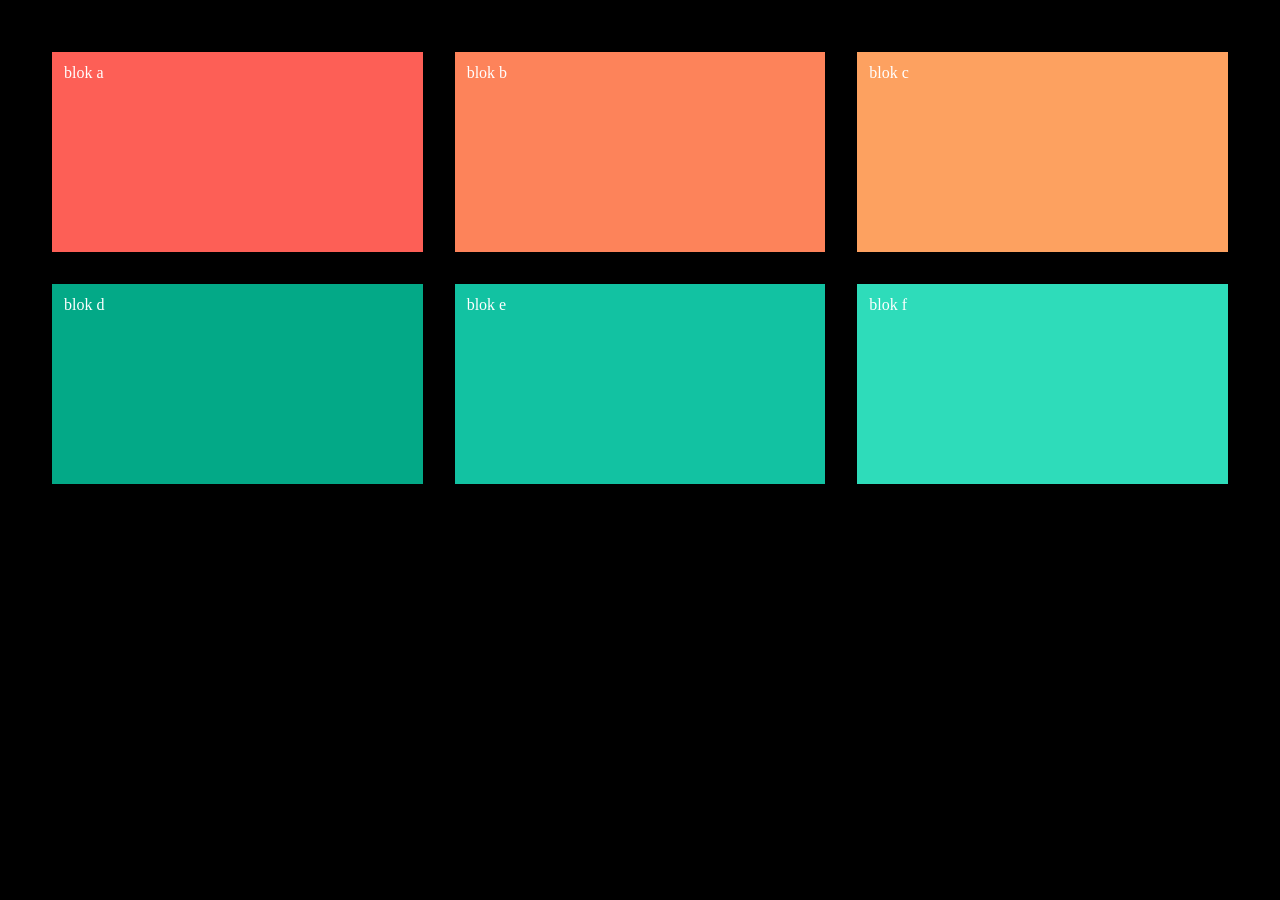
<file: blokken.html>
<!DOCTYPE html>
<html>

<head>
    <link rel="stylesheet" href="css/styleblok.css">

<body>

    <div class="boxcontainer">
        <div class="blok blokA">blok a</div>
        <div class="blok blokB">blok b</div>
        <div class="blok blokC">blok c</div>
        <div class="blok blokD">blok d</div>
        <div class="blok blokE">blok e</div>
        <div class="blok blokF">blok f</div>
    </div>
</body>
</head>

</html>
</file>
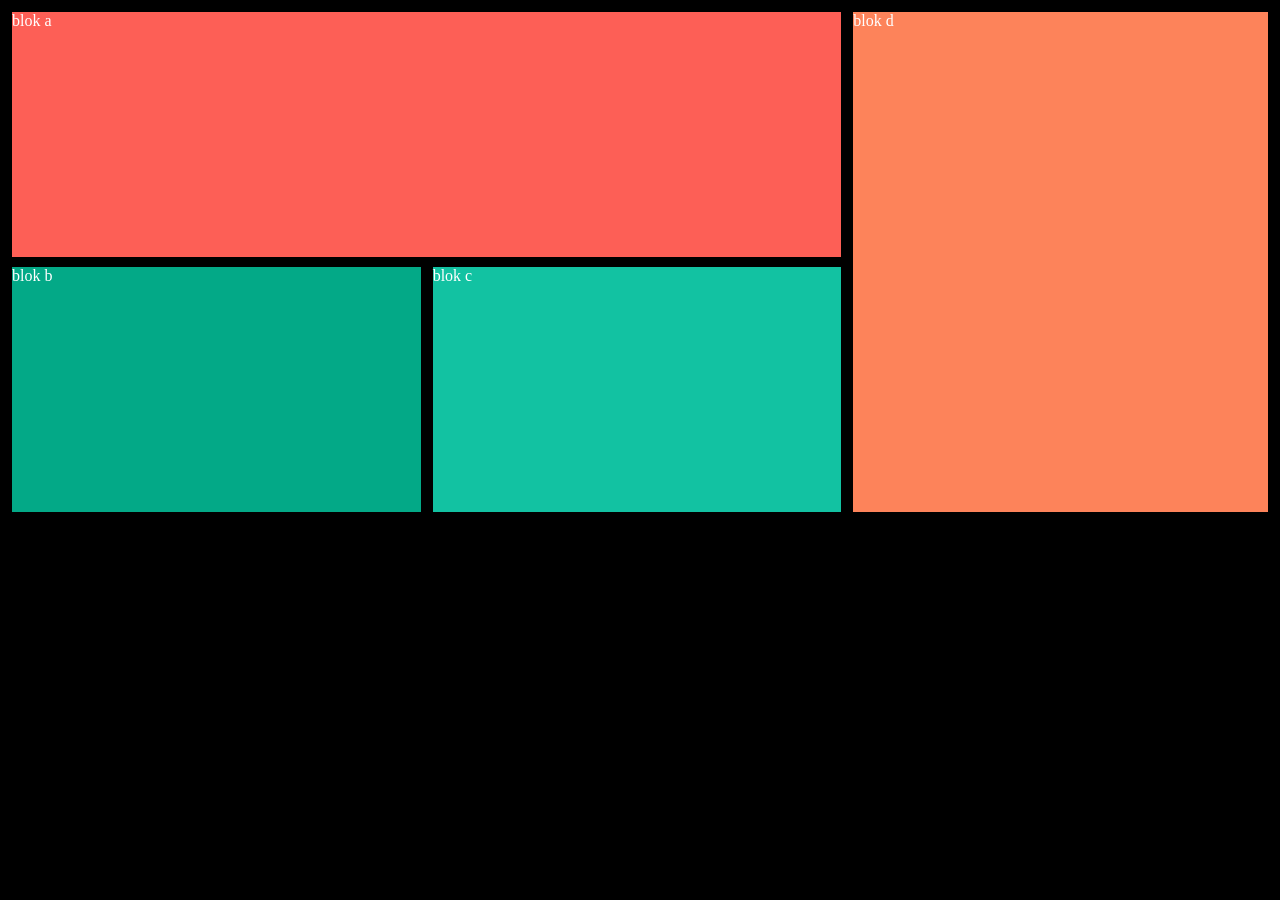
<file: blokken2.html>
<!DOCTYPE html>
<html>

<head>
    <link rel="stylesheet" href="css/styleblok2.css">

<body>

    <div class="layout">
        <div class="links">
            <div class="blok1 blokA">blok a</div>
            <div class="ondersterij">
                <div class="blok2 blokB">blok b</div>
                <div class="blok3 blokC">blok c</div>
            </div>
        </div>
        <div class="blok4 blokD">blok d</div>
    </div>

</body>
</head>

</html>
</file>
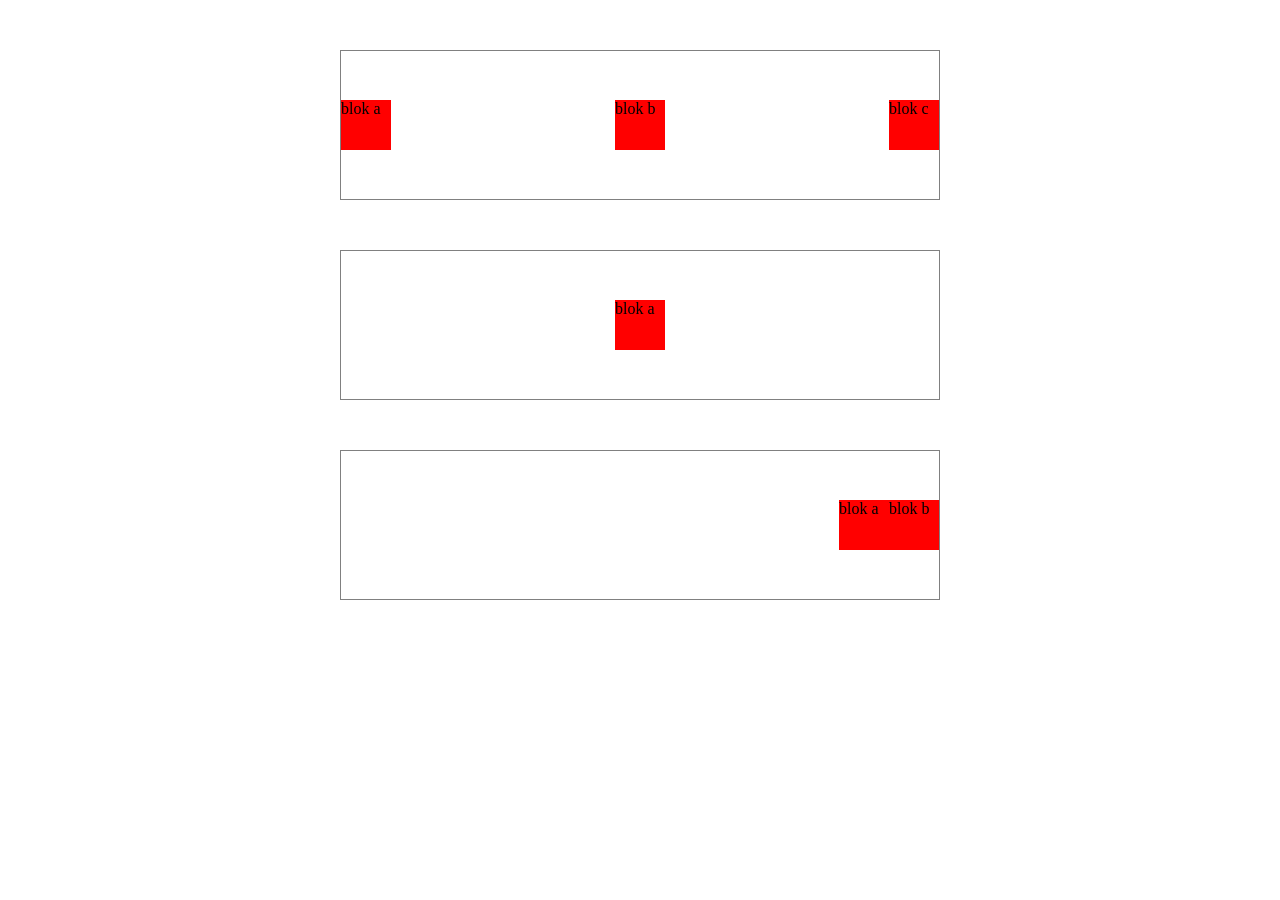
<file: oefen.html>
<!DOCTYPE html>
<hmtl>

    <head>
        <title>mijn pagina</title>
        <link rel="stylesheet" href="css/oefen.css">
    </head>
    <body>

        <div class="boxcontainer1">
            <div class="blokje">blok a</div>
            <div class="blokje">blok b</div>
            <div class="blokje">blok c</div>
        </div>

         <div class="boxcontainer2">
            <div class="blokje2">blok a</div>
            </div>

            <div class="boxcontainer3">
            <div class="blokje3a">blok a</div>
            <div class="blokje3">blok b</div>
            </div>
    </body>
</hmtl>
</file>
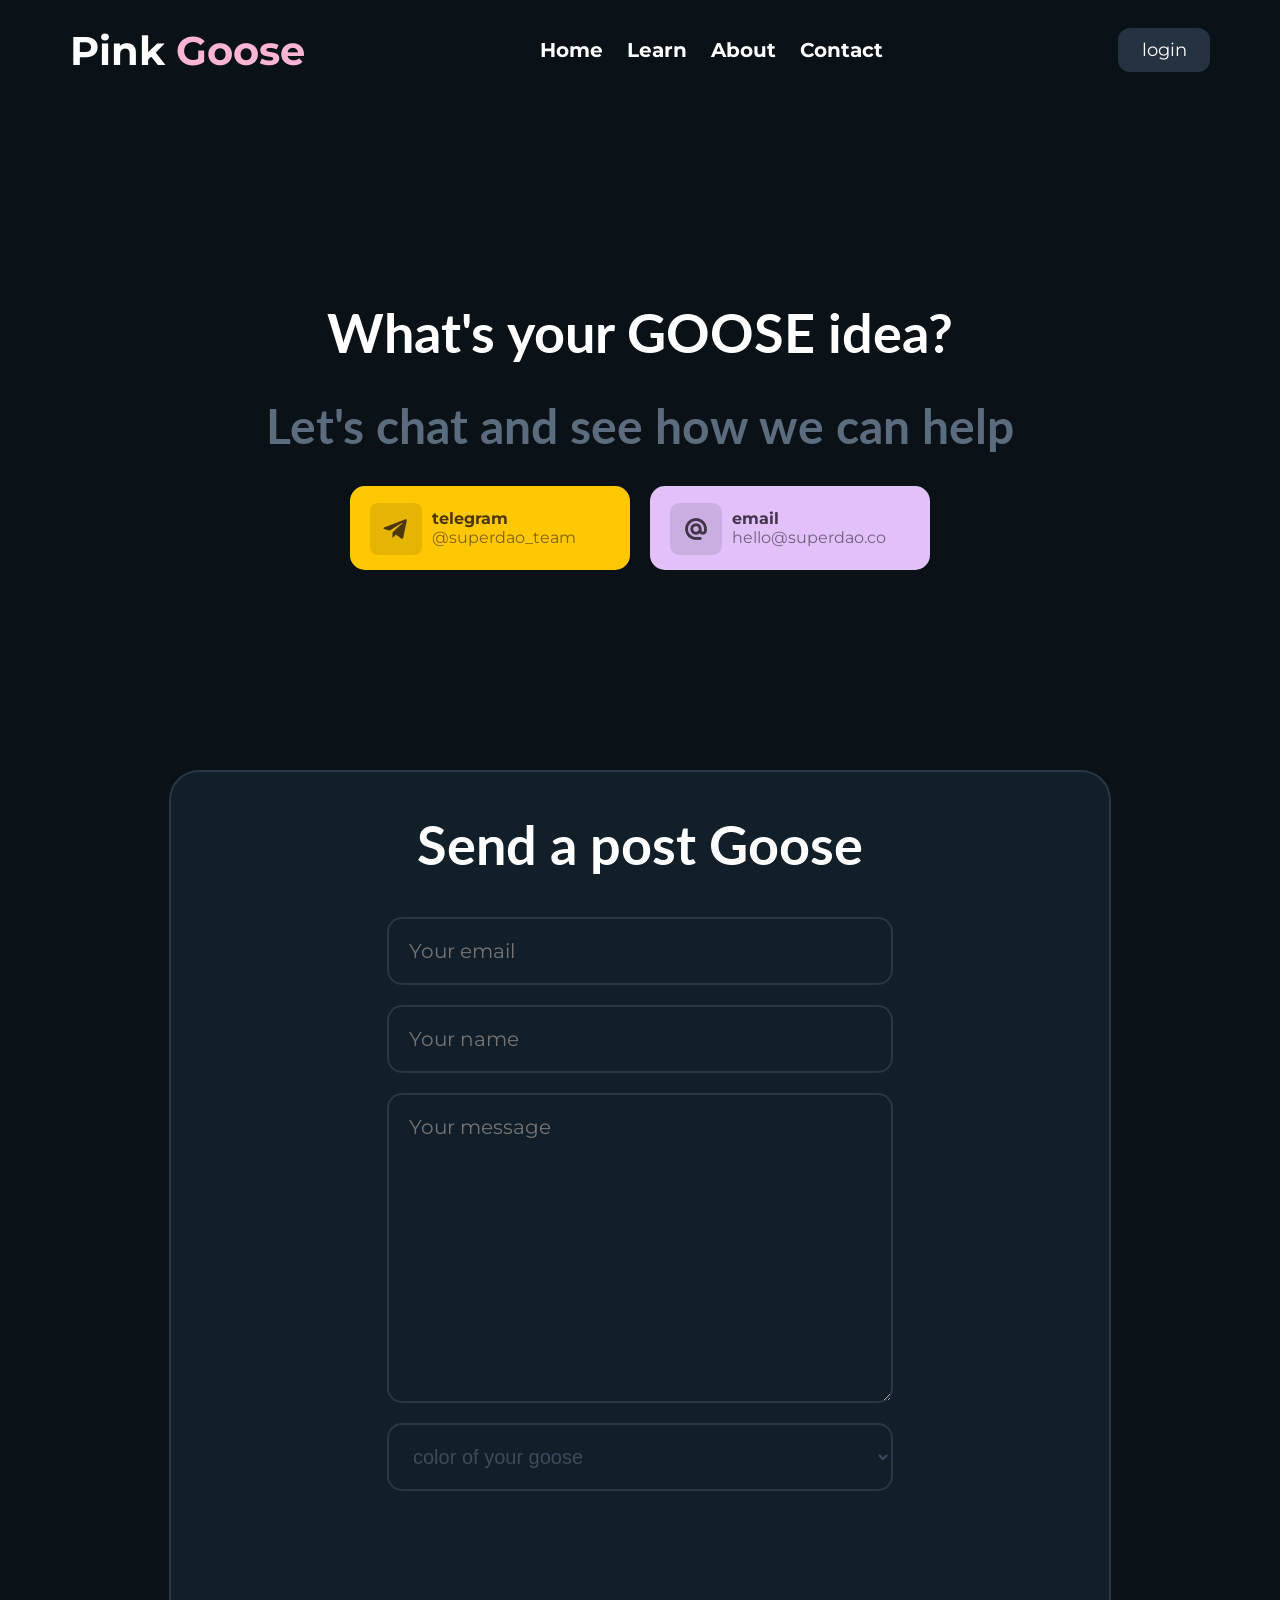
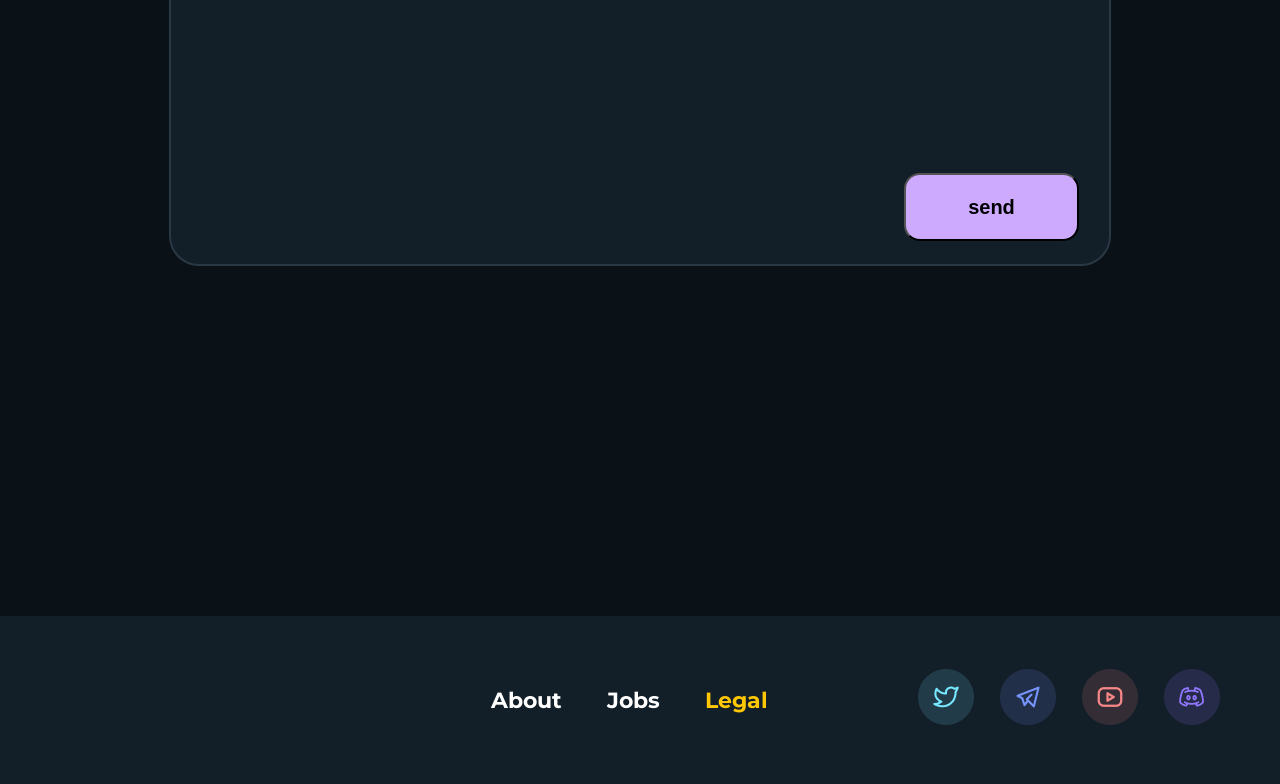
<file: pinkgoose-contact.html>
<!DOCTYPE html>
<html>

    <head>
        <title>Pink Goose</title>
        <link rel="stylesheet" href="css/pinkgoose-contact.css" />
        <link rel="preconnect" href="https://fonts.googleapis.com">
        <link rel="preconnect" href="https://fonts.gstatic.com" crossorigin>
        <link href="https://fonts.googleapis.com/css2?family=Montserrat:ital,wght@0,100..900;1,100..900&display=swap">
        <link
            href="https://fonts.googleapis.com/css2?family=Lato:ital,wght@0,100;0,300;0,400;0,700;0,900;1,100;1,300;1,400;1,700;1,900&family=Montserrat:ital,wght@0,100..900;1,100..900&display=swap"
            rel="stylesheet">
    </head>

    <body>

        <header class="header">
            <div class="logo">Pink<span class="pink"> Goose</span></div>
            <nav>
                <a href="pinkgoose.html">Home</a>
                <a href="pinkgoose-learn.html">Learn</a>
                <a href="pinkgoose-about.html">About</a>
                <a href="pinkgoose-contact.html">Contact</a>
            </nav>
            <a class="login">login</a>
        </header>

        <section class="contact-bottom">
            <h1 class="goose-idea">What's your GOOSE idea?</h1>
            <h2 class="lets-help">Let's chat and see how we can help</h2>

            <div class="email-contact">

                <div class="telegram">
                    <img src="images/telegram.png" alt="telegram" class="telegram-image">
                    <div class="telegram-text">
                        <p><b>telegram</b></p>
                        <p>@superdao_team</p>
                    </div>
                </div>


                <div class="email-dao">
                    <img src="images/email.png" alt="email icon" class="email-image">
                    <div class="email-text">
                        <p><b>email</b></p>
                        <p>hello@superdao.co</p>
                    </div>
                </div>
            </div>
        </section>

        <section class="post">
            <h2 class="post-title">Send a post Goose</h2>
            <form action="">
                <div class="make-post">
                    <input class="info" type="email" placeholder="Your email" required>
                    <input class="info" type="name" placeholder="Your name" required>
                    <textarea class="message" type="messsage" placeholder="Your message" required></textarea>
               <select class="color">
                <option value disabled selected>color of your goose</option>
                <option>red</option>
                <option>white</option>
                <option>black</option>
                <option>blue</option>
               </select>
                </div>
                <div class="send-button">
                    <button class="send">send</button>
                </div>
            </form>
        </section>

        <footer>
            <div class="footer-socials">
                <div class="footer-items">
                    <a>About</a>
                    <a>Jobs</a>
                    <a>Legal</a>
                </div>
                <div class="socials-items">
                    <img src="images/twitter.png" alt="Twitter" class="socials">
                    <img src="images/telegram-bottom.png" alt="Telegram" class="socials">
                    <img src="images/youtube.png" alt="YouTube" class="socials">
                    <img src="images/discord.png" alt="Discord" class="socials">
                </div>
            </div>
        </footer>


    </body>
</html>
</file>
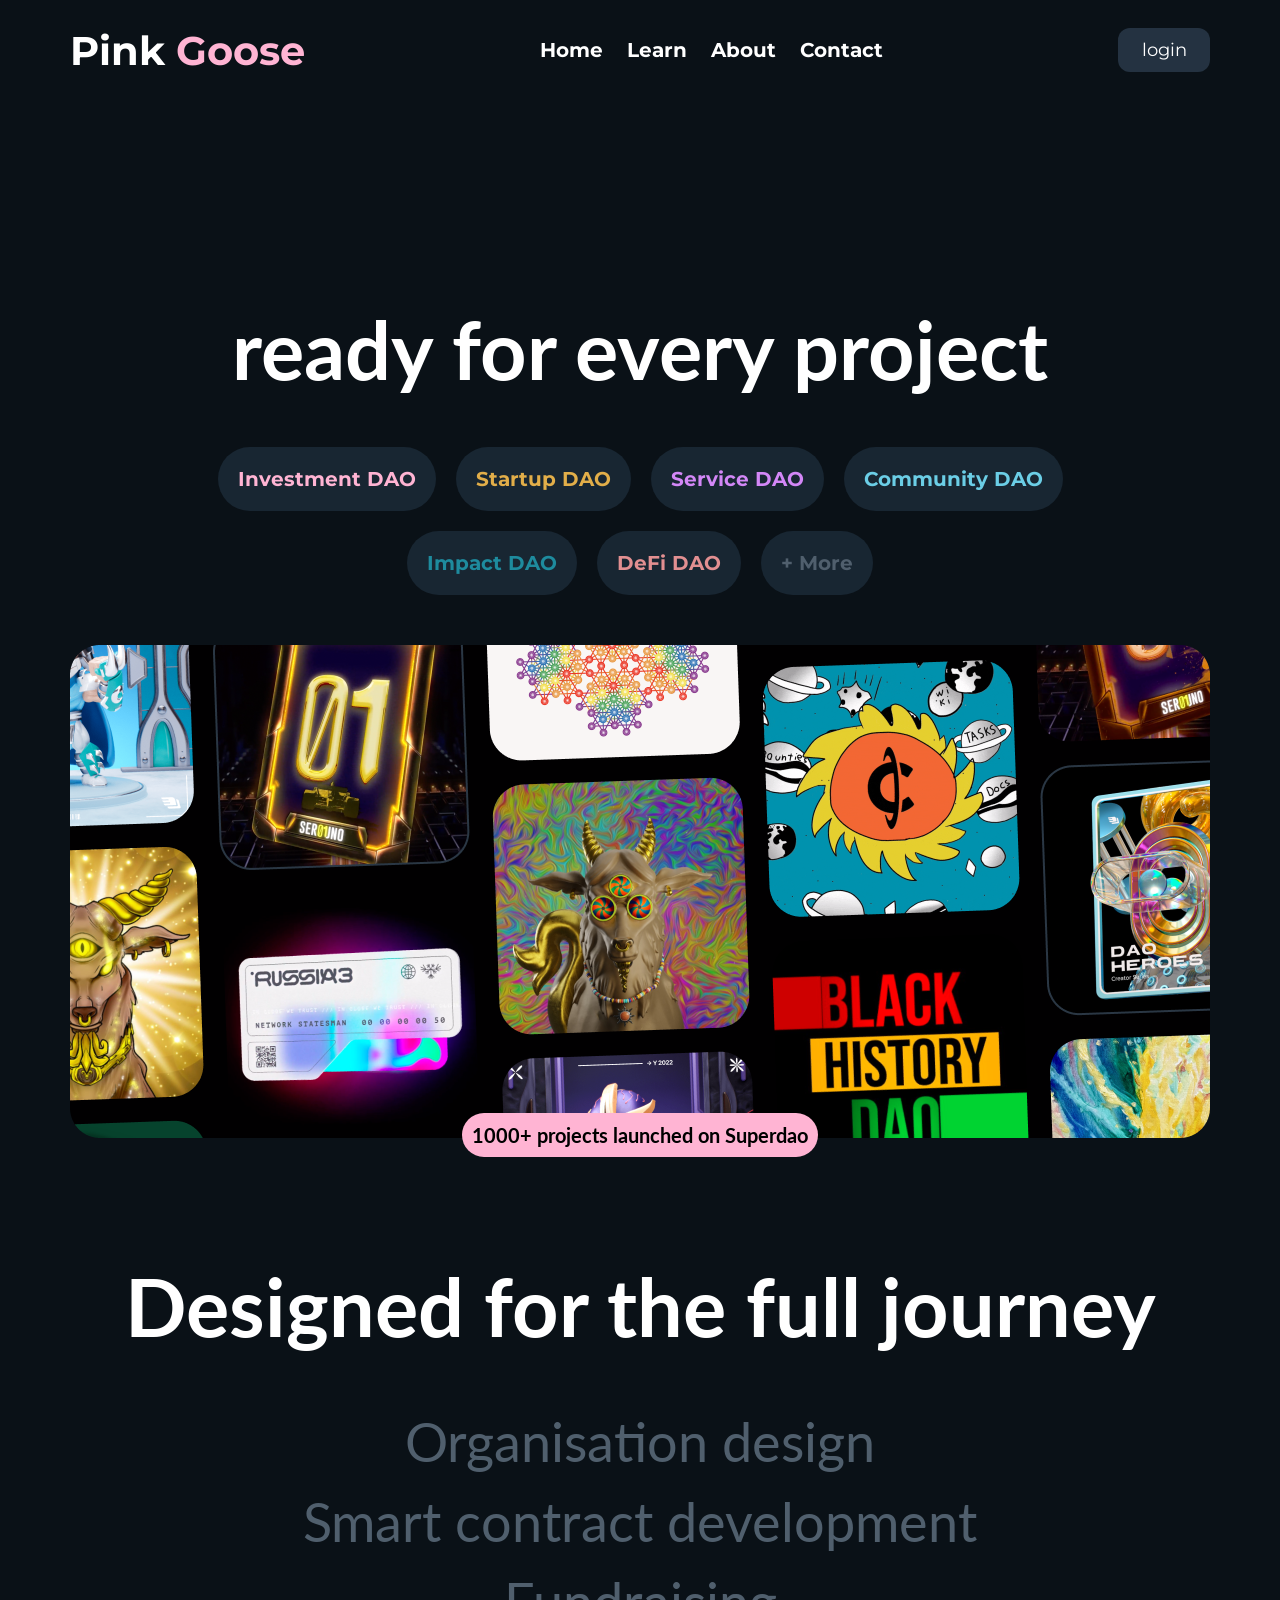
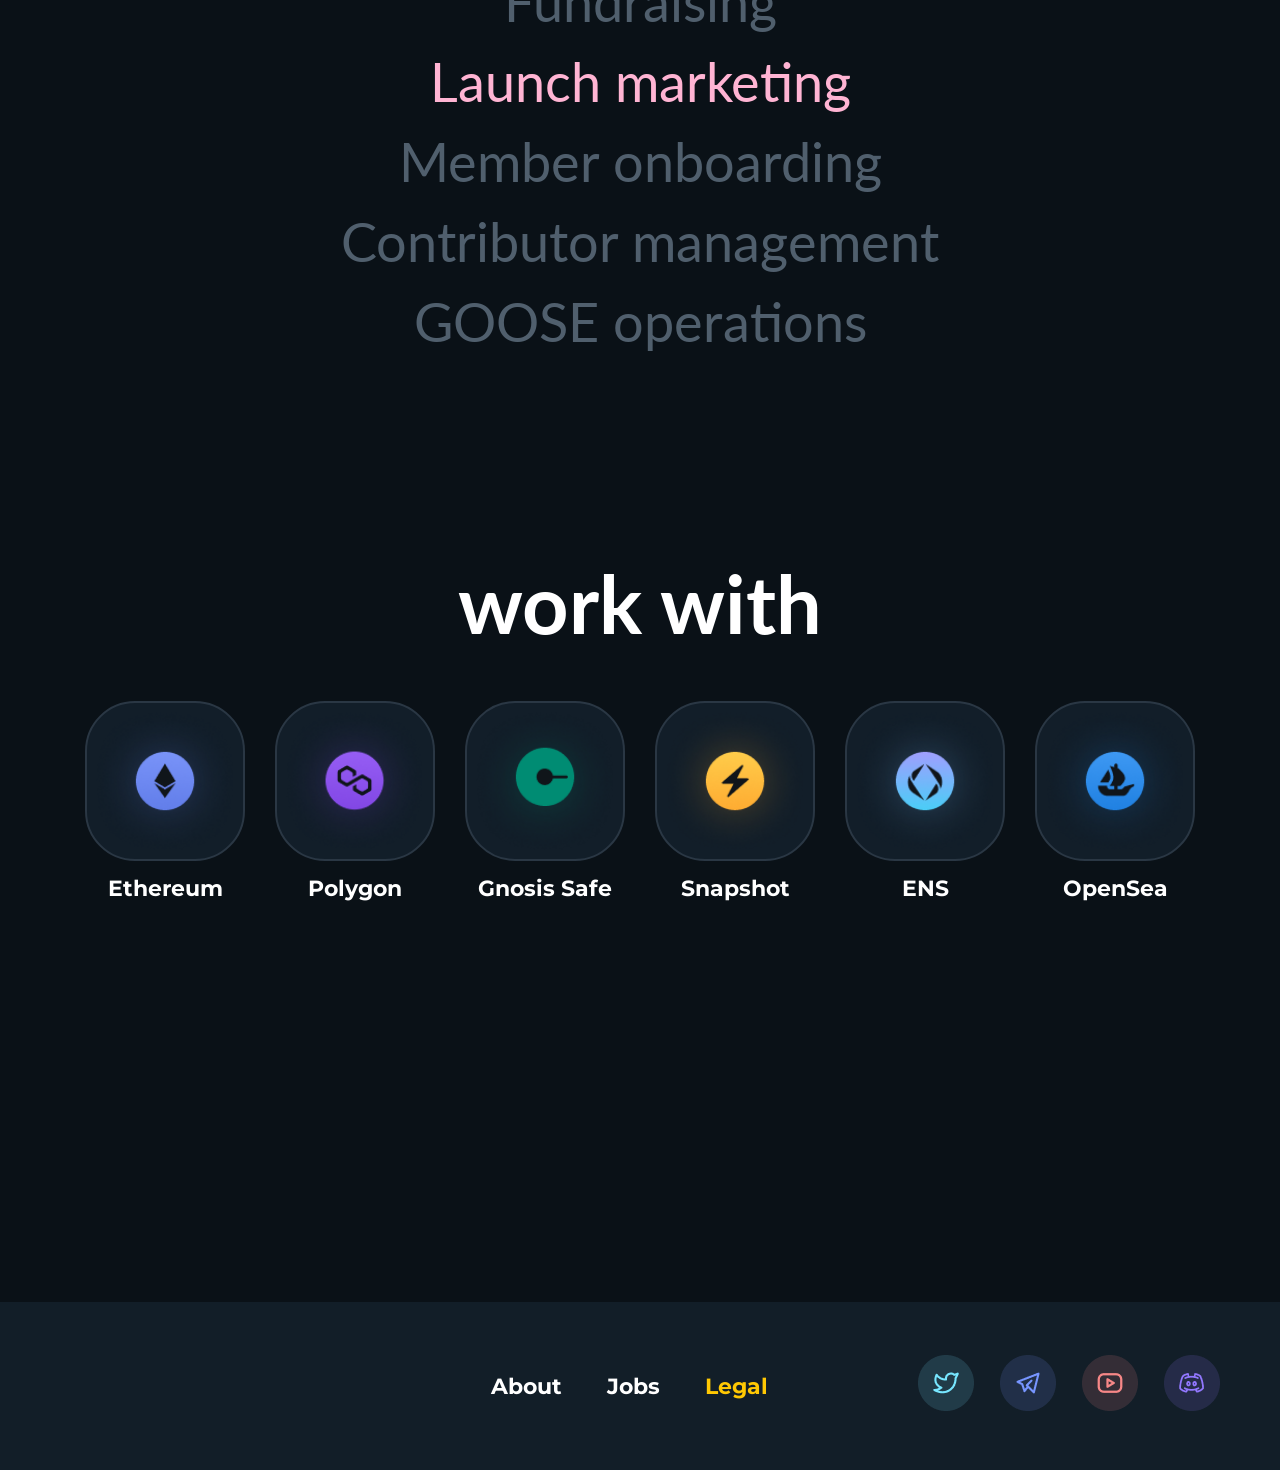
<file: pinkgoose-learn.html>
<!DOCTYPE html>
<html>
<head>
    <title>Pink Goose</title>
    <link rel="stylesheet" href="css/pinkgoose-learn.css" />
    <link rel="preconnect" href="https://fonts.googleapis.com">
    <link rel="preconnect" href="https://fonts.gstatic.com" crossorigin>
    <link href="https://fonts.googleapis.com/css2?family=Montserrat:ital,wght@0,100..900;1,100..900&display=swap">
    <link
        href="https://fonts.googleapis.com/css2?family=Lato:ital,wght@0,100;0,300;0,400;0,700;0,900;1,100;1,300;1,400;1,700;1,900&family=Montserrat:ital,wght@0,100..900;1,100..900&display=swap"
        rel="stylesheet">
</head>

<body>

        <header class="header">
        <div class="logo">Pink<span class="pink"> Goose</span></div>
        <nav>
            <a href="pinkgoose.html">Home</a>
            <a href="pinkgoose-learn.html">Learn</a>
            <a href="pinkgoose-about.html">About</a>
            <a href="pinkgoose-contact.html">Contact</a>
        </nav>
        <a class="login">login</a>
    </header>

     <section class="ready-for-projects">
        <h1>ready for every project</h1>
        <div class="dao-top">
            <p class="pink dao">Investment DAO</p>
            <p class="orange dao">Startup DAO</p>
            <p class="purple dao">Service DAO</p>
            <p class="blue dao">Community DAO</p>
        </div>
        <div class="dao-bottom">
            <p class="dblue dao">Impact DAO</p>
            <p class="peach dao">DeFi DAO</p>
            <p class="grey dao">+ More</p>
        </div>
        <img class="project-image" src="images/projects.png" alt="1000+ projects">
        <p class="superdao"><b>1000+ projects launched on Superdao</b></p>
    </section>

    <section class="designed-full">
        <div class="white-full-jouney">
            <h2>Designed for the full journey</h2>
        </div>
        <p class="grey">Organisation design</p>
        <p class="grey">Smart contract development</p>
        <p class="grey">Fundraising</p>
        <p class="pink">Launch marketing</p>
        <p class="grey">Member onboarding</p>
        <p class="grey">Contributor management</p>
        <p class="grey">GOOSE operations</p>
    </section>

    <div class="work-with">
        <h2>work with</h2>
    </div>
    <section class="icons">
        <div class="image-box"><img src="images/Icon-ethereum.png" alt="Ethereum">
            <p>Ethereum</p>
        </div>
        <div class="image-box"><img src="images/Icon-polygon.png" alt="Polygon">
            <p>Polygon</p>
        </div>
        <div class="image-box"><img src="images/icon-gnosis.png" alt="Gnosis Safe">
            <p>Gnosis Safe</p>
        </div>
        <div class="image-box"><img src="images/icon-snapshot.png" alt="Snapshot">
            <p>Snapshot</p>
        </div>
        <div class="image-box"><img src="images/icon-ens.png" alt="ENS">
            <p>ENS</p>
        </div>
        <div class="image-box"><img src="images/icon-opensea.png" alt="OpenSea">
            <p>OpenSea</p>
        </div>
    </section>
    
    <footer>
        <div class="footer-socials">
            <div class="footer-items">
                <a>About</a>
                <a>Jobs</a>
                <a>Legal</a>
            </div>
            <div class="socials-items">
                <img src="images/twitter.png" alt="Twitter" class="socials">
                <img src="images/telegram-bottom.png" alt="Telegram" class="socials">
                <img src="images/youtube.png" alt="YouTube" class="socials">
                <img src="images/discord.png" alt="Discord" class="socials">
            </div>
        </div>
    </footer>

</body>

</html>
</file>
<file: css/styleblok.css>
* {
    margin: 10px;
    padding: 0px;
    box-sizing: border-box;
}


body {
    background-color: black;
    padding: 12px;
}

div {
    color: white;
}

.boxcontainer {
    display: flex;
    gap: 12px;
    margin-bottom: 12px;
    flex-wrap: wrap;
}

.blok {
    background-color: cyan;
    padding: 12px;
    width: 300px;
    height: 200px;
    flex-grow: 10;
}

.blokA {
    background-color: #FD5F56;
}

.blokB {
    background-color: #FD835A;
}

.blokC {
    background-color: #FDA160;
}

.blokD {
    background-color: #03A987;
}

.blokE {
    background-color: #12C2A2;
}

.blokF {
    background-color: #2EDCBA;
}
</file>
<file: css/styleblok2.css>
* {
    margin: 0px;
    padding: 0px;
    box-sizing: border-box;
}


body {
    background-color: black;
    padding: 12px;
}

div {
    color: white;
}


.layout {
    display: flex;
    gap: 12px;
    height: 500px;
}

.links {
    flex: 2;
    display: flex;
    flex-direction: column; 
}

.ondersterij {
    flex: 1;
    display: flex;
    gap: 12px;
    width: 100%;
}

.blok1 {
    flex: 1;
    margin-bottom: 10px;
}

.blok2{
    flex: 1;
}

.blok3 {
    flex: 1;
}

.blok4 {
    flex: 1;
}

.blokA {
    background-color: #FD5F56;

}

.blokB {
    background-color: #03A987;

}

.blokC {
    background-color: #12C2A2;

}

.blokD {
    background-color: #FD835A;

}
</file>
<file: css/oefen.css>
* {
    margin: 0;
    padding: 0;
    box-sizing: border-box;
}

.boxcontainer1 {
    width: 600px;
    height: 150px;
    border: 1px solid gray; 
    margin: 50px auto;
    display: flex;
    justify-content: space-between;
    align-items: center;
}

.blokje {
    width: 50px;
    height: 50px;
    background-color: red
}

.boxcontainer2 {
    width: 600px;
    height: 150px;
    border: 1px solid gray; 
    margin: 50px auto;
    display: flex;
    justify-content: center;
    align-items: center;
}

.blokje2 {
    width: 50px;
    height: 50px;
    background-color: red
}

.boxcontainer3 {
    width: 600px;
    height: 150px;
    border: 1px solid gray; 
    margin: 50px auto;
    display: flex;
    justify-content: center;
    align-items: center;
    justify-content: flex-end;
}

.blokje3a {
    width: 50px;
    height: 50px;
    background-color: red;
    align-self: row;
}

.blokje3 {
    width: 50px;
    height: 50px;
    background-color: red;
}
</file>
<file: css/pinkgoose-contact.css>
* {
    margin: 0;
    padding: 0;
    box-sizing: border-box;
}

body {
    background-color: #0A1117;
    color: white;
}

.header {
    max-width: 1140px;
    margin: 0 auto;
    display: flex;
    justify-content: space-between;
    height: 100px;
    align-items: center;
    font-family: "Montserrat", sans-serif;
    font-size: 20px;
}

.logo {
    font-family: "Montserrat", sans-serif;
    font-weight: bold;
    font-size: 40px;
}

nav {
    display: flex;
    gap: 24px;
    font-weight: bold;
}

nav a[href="pinkgoose-learn.html"],
nav a[href="pinkgoose-learn.html"]:visited {
    color: white;
    text-decoration: none;
}

nav a[href="pinkgoose-learn.html"]:hover {
    color: #ffb4d3;
}

nav a[href="pinkgoose.html"],
nav a[href="pinkgoose.html"]:visited {
    color: white;
    text-decoration: none;
}

nav a[href="pinkgoose.html"]:hover {
    color: #ffb4d3;
}

nav a[href="pinkgoose-about.html"],
nav a[href="pinkgoose-about.html"]:visited {
    color: white;
    text-decoration: none;
}

nav a[href="pinkgoose-about.html"]:hover {
    color: #ffb4d3;
}

nav a[href="pinkgoose-contact.html"],
nav a[href="pinkgoose-contact.html"]:visited {
    color: white;
    text-decoration: none;
}

nav a[href="pinkgoose-contact.html"]:hover {
    color: #ffb4d3;
}

.logo .pink {
    color: #ffb4d3;
}

.login {
    font-size: 18px;
    background-color: #243241;
    width: 92px;
    height: 44px;
    display: flex;
    align-items: center;
    justify-content: center;
    border-radius: 12px;
}

.contact-bottom {
    width: 1140px;
    display: flex;
    margin: auto;
    flex-direction: column;
    align-items: center;
    font-family: "Lato", sans-serif;
}

.goose-idea {
    font-size: 54px;
    margin-top: 200px;
    margin-bottom: 32px;
    font-weight: bold;
}

.lets-help {
    font-size: 48px;
    margin-bottom: 32px;
    font-weight: bold;
    color: #5A6C7E;
}

.email-contact {
    display: flex;
    flex-direction: row;
    font-family: "Montserrat", sans-serif;
    gap: 20px;
    color: black;
    margin-bottom: 200px;
}

.telegram {
    background-color: #FFC803;
    border-radius: 15px;
    width: 280px;
    height: 84px;
    display: flex;
    flex-direction: row;
}

.telegram p:first-of-type {
    color: #4D3705;
}

.telegram p:nth-child(2) {
    color: #836204;
    ;
}

.telegram-image {
    width: 52px;
    height: 52px;
    margin-left: 20px;
    margin-top: 17px;
    margin-bottom: 17px;
}

.telegram-text {
    display: flex;
    flex-direction: column;
    justify-content: center;
    margin-left: 10px;
}

.email-dao {
    background-color: #E2C1F9;
    border-radius: 15px;
    width: 280px;
    height: 84px;
    display: flex;
    flex-direction: row;
}

.email-image {
    width: 52px;
    height: 52px;
    margin-left: 20px;
    margin-top: 17px;
    margin-bottom: 17px;
}

.email-text {
    display: flex;
    flex-direction: column;
    justify-content: center;
    margin-left: 10px;
}
.email-dao p:first-of-type {
    color: #40354B;
}

.email-dao p:nth-child(2) {
    color: #715F7F;
}

.post {
    width: 942px;
    height: 1096px;
    background-color: #121E28;
    margin: 0 auto;
    border-radius: 30px;
    border: 2px solid #2A3744;
    display: flex;
    flex-direction: column;
    margin-bottom: 350px;
}

.post-title {
    font-family: "Lato", sans-serif;
    display: flex;
    justify-content: center;
    font-size: 54px;
    margin-top: 40px;
    margin-bottom: 40px;
}

.make-post {
    display: flex;
    flex-direction: column;
    width: 506px;
    margin: 0 auto;
    justify-content: center;
    font-size: 20px;
    gap: 20px;
}

input {
    color: white;
}

.info {
    background-color: #121E28;
    border-radius: 15px;
    border: 2px solid #2A3744;
    height: 68px;
    padding: 20px;
    font-size: 20px;
    font-family: "Montserrat", sans-serif;
    color: white;
}

.message {
    background-color: #121E28;
    border-radius: 15px;
    border: 2px solid #2A3744;
    height: 310px;
    padding: 20px;
    font-family: "Montserrat", sans-serif;
    font-size: 20px;
    color: white;
}

.color {
    height: 68px;
    background-color: #121E28;
    color: #3D4C5B;;
    border-radius: 15px;
    border: 2px solid #2A3744;
    padding: 20px;
    font-size: 20px;
}

.send-button {
    display: flex;
    justify-content: flex-end;
    align-items: flex-end;
    height: 320px;
    margin: 30px;
}

.send {
    width: 175px;
    height: 68px;
    background-color: #CEAAFF;
    border-radius: 16px;
    font-size: 20px;
    font-weight: bold;
}

.footer-socials {
    display: flex;
    margin: auto;
    gap: 20px;
    align-items: center;
    background-color: #121E28;
    height: 168px;
    display: flex;
    justify-content: center;
    gap: 140px;
    font-family: "Montserrat", sans-serif;
    font-size: 22px;
    font-weight: bold;
    align-items: center;
}

.footer-items {
    display: flex;
    gap: 45px;
    margin-left: 440px;
}

.socials {
    margin: 10px;
}

.footer-items a:nth-child(3) {
    color: #FFC803;
}
</file>
<file: css/pinkgoose-learn.css>
*{
    margin: 0px;
    padding: 0px;
    box-sizing: border-box;
}

.logo {
    font-family: "Montserrat", sans-serif;
    font-weight: bold;
    font-size: 40px;
}

body {
    background-color: #0A1117;
    color: white;
}

.header {
    max-width: 1140px;
    margin: 0 auto;
    display: flex;
    justify-content: space-between;
    height: 100px;
    align-items: center;
    font-family: "Montserrat", sans-serif;
    font-size: 20px;
}

nav {
    display: flex;
    gap: 24px;
    font-weight: bold;
}

nav a[href="pinkgoose.html"],
nav a[href="pinkgoose.html"]:visited {
    color: white;
    text-decoration: none;
}

nav a[href="pinkgoose.html"]:hover {
    color: #ffb4d3;
}

nav a[href="pinkgoose-learn.html"],
nav a[href="pinkgoose-learn.html"]:visited {
    color: white;
    text-decoration: none;
}

nav a[href="pinkgoose-learn.html"]:hover {
    color: #ffb4d3;
}

nav a[href="pinkgoose-about.html"],
nav a[href="pinkgoose-about.html"]:visited {
    color: white;
    text-decoration: none;
}

nav a[href="pinkgoose-about.html"]:hover {
    color: #ffb4d3;
}

.logo .pink {
    color: #ffb4d3;
}

nav a[href="pinkgoose-contact.html"],
nav a[href="pinkgoose-contact.html"]:visited {
    color: white;
    text-decoration: none;
}
nav a[href="pinkgoose-contact.html"]:hover {
    color: #ffb4d3;
}

.login {
    font-size: 18px;
    background-color: #243241;
    width: 92px;
    height: 44px;
    display: flex;
    align-items: center;
    justify-content: center;
    border-radius: 12px;
}

.ready-for-projects {
    font-size: 54px;
    display: flex;
    align-items: center;
    flex-direction: column;
    font-family: "Lato", sans-serif;
    margin-bottom: 100px;
    font-weight: bold;
    margin-top: 200px;
}

.dao {
    width: auto;
    background-color: #182632;
    display: flex;
    border-radius: 50px;
    font-size: 20px;
    padding: 10px;
    flex-direction: row;
    font-family: "Montserrat", sans-serif;
    justify-content: center;
    padding: 20px;
}

.dao-top {
    display: flex;
    flex-direction: row;
    justify-content: center;
    gap: 20px;
    margin-bottom: 20px;
    margin-top: 50px;
}

.dao-bottom {
    display: flex;
    flex-direction: row;
    justify-content: center;
    gap: 20px;
    margin-bottom: 50px;
}

.superdao {
    color: black;
    background-color: #FFB4D3;
    border-radius: 50px;
    padding: 10px;
    width: auto;
    font-size: 20px;
    margin-top: -25px;
}

.pink {
    color: #FFB4D3;
}

.orange {
    color: #E2AE49;
}

.purple {
    color: #D387F7;
}

.blue {
    color: #6BCEE6;
}

.dblue {
    color: #1E8B9E;
}

.peach {
    color: #E28F91;
}

.grey {
    color: #505F6D;
}

.white-full-jouney {
    color: white;
    margin-bottom: 40px;
}

.designed-full {
    max-width: 1140px;
    display: flex;
    justify-content: center;
    align-items: center;
    flex-direction: column;
    margin: 0 auto;
    font-family: "Lato", sans-serif;
    justify-content: center;
    font-size: 54px;
    gap: 15px;
}

.tegels {
    width: 1140px;
    display: flex;
    flex-direction: row;
    font-family: "Montserrat", sans-serif;
    gap: 20px;
    font-size: 22px;
    margin: auto;
    justify-content: space-around;
    font-weight: bold;
}

.icons {
    width: 1140px;
    display: flex;
    margin-left: 193px;
    justify-content: space-around;
    font-family: "Montserrat", sans-serif;
    margin: auto;
}

.image-box {
    display: flex;
    flex-direction: column;
    align-items: center;
}

.image-box>img {
    width: 160px;
    height: 160px;
    background-color: #121E29;
    border-radius: 50px;
    border: 2px solid #2A3744;
    margin-bottom: 14px;
}

.image-box>p {
    font-weight: bold;
    font-size: 22px;
}

.work-with {
    max-width: 1140px;
    font-family: "Lato", sans-serif;
    font-size: 54px;
    display: flex;
    justify-content: center;
    margin: auto;
    text-align: center;
    margin-top: 200px;
    margin-bottom: 50px;
}

.footer-socials {
    display: flex;
    margin: auto;
    gap: 20px;
    align-items: center;
    background-color: #121E28;
    height: 168px;
    display: flex;
    justify-content: center;
    gap: 140px;
    font-family: "Montserrat", sans-serif;
    font-size: 22px;
    font-weight: bold;
    align-items: center;
    margin-top: 400px;
}

.footer-items {
    display: flex;
    gap: 45px;
    margin-left: 440px;
}

.socials {
    margin: 10px;
}

.footer-items a:nth-child(3) {
    color: #FFC803;
}
</file>
